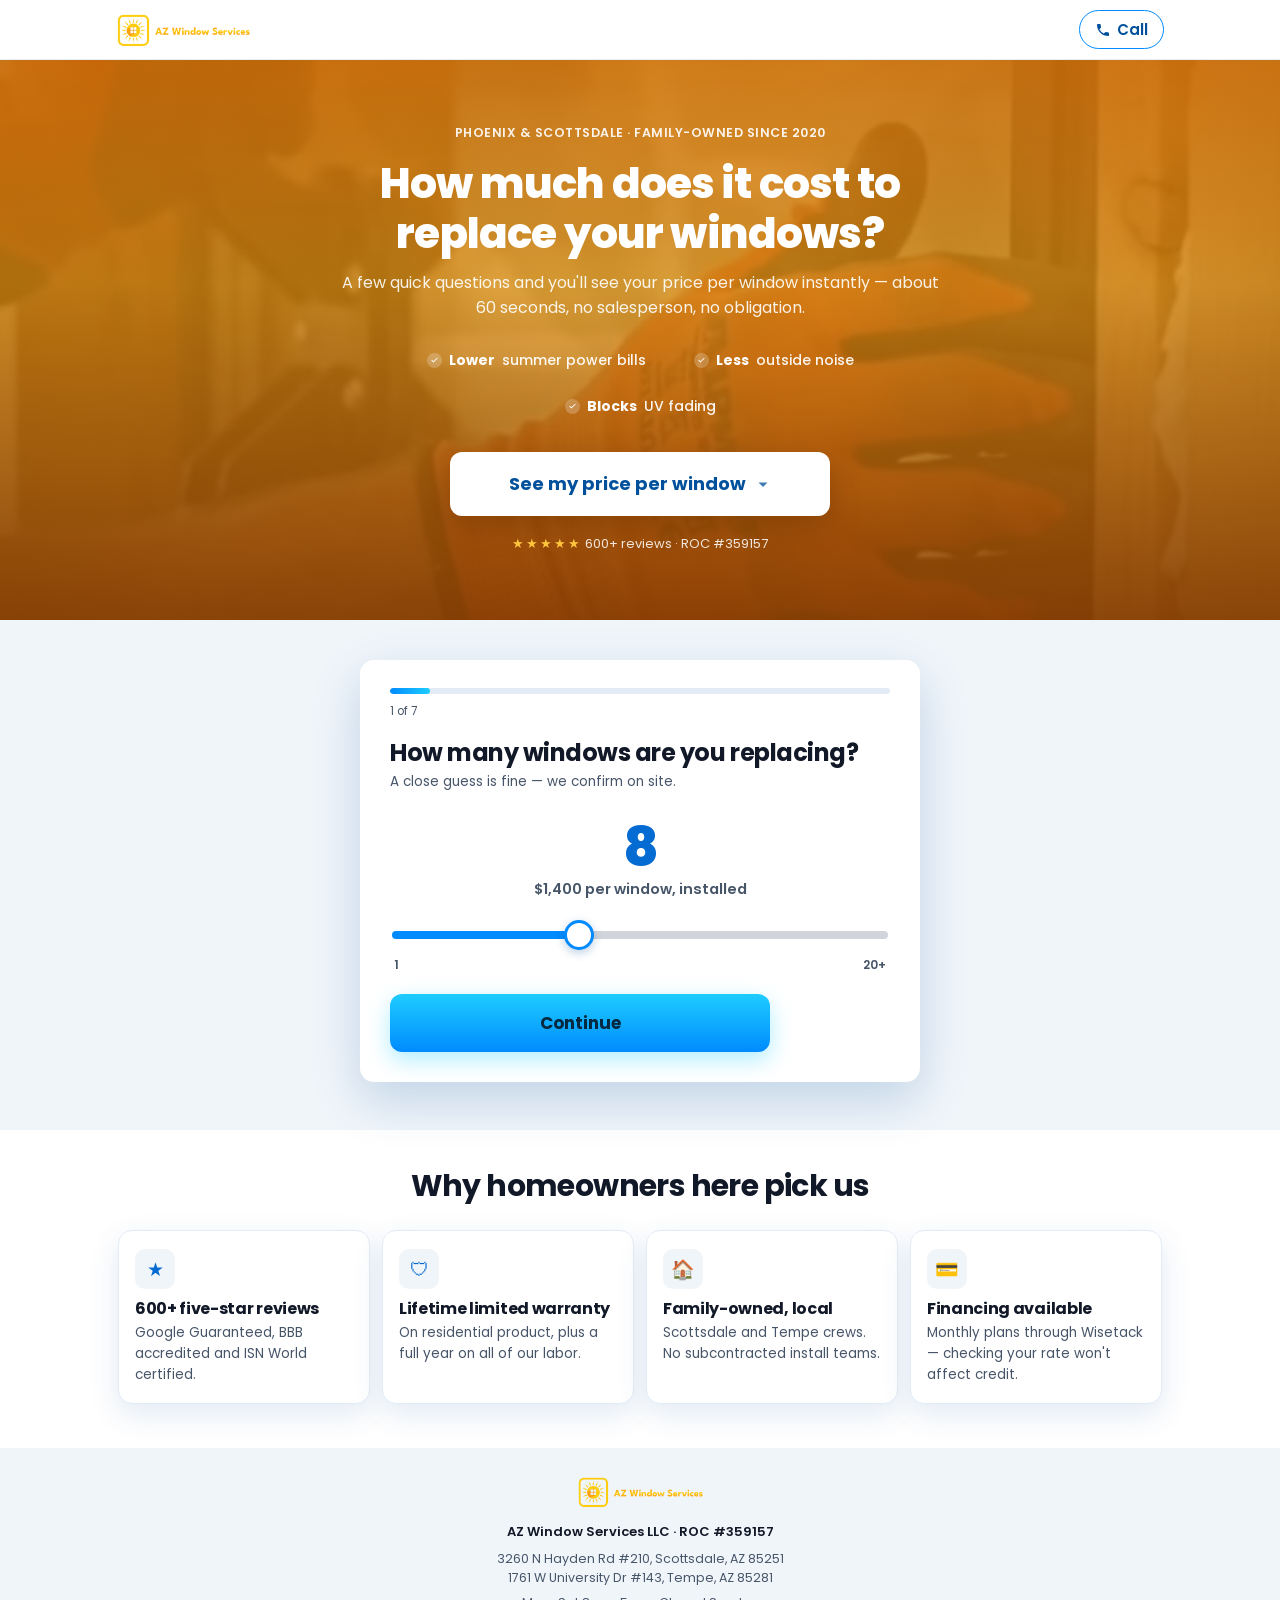
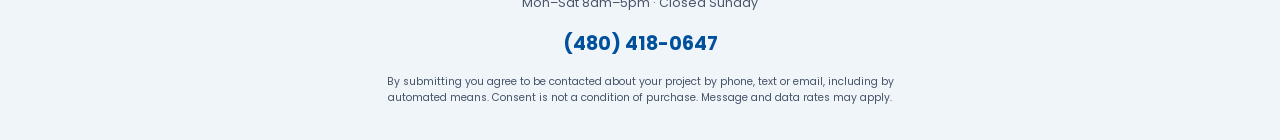
<file: site/index.html>
<!DOCTYPE html>
<html lang="en">
<head>
<meta charset="utf-8">
<meta name="viewport" content="width=device-width, initial-scale=1, viewport-fit=cover">
<title>Window Replacement Cost in Phoenix &amp; Scottsdale | AZ Window Services</title>
<meta name="description" content="See what new windows cost for your home in about 60 seconds. Family-owned, ROC #359157, 600+ five-star reviews. Free in-home measure, no obligation.">
<meta name="robots" content="noindex,nofollow">
<meta name="theme-color" content="#01509C">

<!-- Preview mode. MUST stay above the pixel: it decides whether the pixel
     loads at all, and once fbevents.js is in the page a PageView has already
     been sent. /preview is a rewrite of this same file (see netlify.toml), so
     the path is what identifies it; ?preview=1 carries the mode across the
     redirect to thank-you.html. -->
<script>
window.AZW_PREVIEW = /(^|[?&])preview=1(&|$)/.test(location.search) ||
                     /^\/preview(\/|$)/.test(location.pathname);
</script>

<!-- Meta Pixel Code -->
<script>
if (!window.AZW_PREVIEW) {
!function(f,b,e,v,n,t,s)
{if(f.fbq)return;n=f.fbq=function(){n.callMethod?
n.callMethod.apply(n,arguments):n.queue.push(arguments)};
if(!f._fbq)f._fbq=n;n.push=n;n.loaded=!0;n.version='2.0';
n.queue=[];t=b.createElement(e);t.async=!0;
t.src=v;s=b.getElementsByTagName(e)[0];
s.parentNode.insertBefore(t,s)}(window, document,'script',
'https://connect.facebook.net/en_US/fbevents.js');
fbq('init', '1545426067332176');
fbq('track', 'PageView');
}
</script>
<!-- The noscript beacon can't be conditional, but it only fires for a visitor
     with JavaScript off — who cannot use the quiz at all. -->
<noscript><img height="1" width="1" style="display:none"
src="https://www.facebook.com/tr?id=1545426067332176&ev=PageView&noscript=1"
/></noscript>
<!-- End Meta Pixel Code -->

<link rel="preconnect" href="https://fonts.googleapis.com">
<link rel="preconnect" href="https://fonts.gstatic.com" crossorigin>
<link href="https://fonts.googleapis.com/css2?family=Poppins:wght@400;500;600;700;800&display=swap" rel="stylesheet">
<link rel="stylesheet" href="styles.css">
</head>
<body>

<!-- ============================ HEADER ============================ -->
<header class="hdr">
  <div class="hdr-in">
    <img class="hdr-logo" src="assets/logo.png" alt="AZ Window Services"
         onerror="this.outerHTML='&lt;span class=&quot;hdr-word&quot;&gt;AZ Window Services&lt;/span&gt;'">
    <a class="hdr-call js-call" href="tel:4804180647" aria-label="Call AZ Window Services">
      <svg viewBox="0 0 24 24" aria-hidden="true"><path d="M6.6 10.8a15.1 15.1 0 006.6 6.6l2.2-2.2c.3-.3.7-.4 1-.2 1.2.4 2.4.6 3.6.6.6 0 1 .4 1 1V20c0 .6-.4 1-1 1A17 17 0 013 4c0-.6.4-1 1-1h3.5c.6 0 1 .4 1 1 0 1.3.2 2.5.6 3.6.1.4 0 .8-.2 1l-2.3 2.2z"/></svg>
      <span>Call</span>
    </a>
  </div>
</header>

<!-- ============================= HERO ============================= -->
<section class="hero">
  <!-- Hero loop: a 10s silent install clip, 720x1280 H.264 (724KB, faststart) —
       re-encoded from the client's vertical original, which was HEVC in a .mov
       and would not have played in Chrome or Firefox. The poster is frame 3s of
       the same clip, so the section looks identical before the video decodes.
       Both are decoration: the gradient on .hero carries the layout on its own,
       and prefers-reduced-motion hides the element entirely. -->
  <video class="hero-media" autoplay muted loop playsinline preload="metadata"
         poster="assets/hero-poster.jpg">
    <source src="assets/hero.mp4" type="video/mp4">
  </video>
  <div class="hero-scrim"></div>

  <div class="hero-in">
    <div class="hero-eyebrow">
      <span class="dot"></span> Phoenix &amp; Scottsdale · Family-owned since 2020
    </div>

    <!-- EDIT: hero headline -->
    <h1>How much does it cost to replace your windows?</h1>
    <p class="hero-sub">A few quick questions and you'll see your price per
      window instantly — about 60 seconds, no salesperson, no obligation.</p>

    <ul class="hero-bullets">
      <li><b>Lower</b> summer power bills</li>
      <li><b>Less</b> outside noise</li>
      <li><b>Blocks</b> UV fading</li>
    </ul>

    <a class="btn btn-primary btn-jump" href="#quiz">
      See my price per window
      <svg viewBox="0 0 24 24" aria-hidden="true"><path d="M12 16l-6-6h12z"/></svg>
    </a>

    <div class="hero-trust">
      <span>★★★★★</span> 600+ reviews · ROC #359157
    </div>
  </div>
</section>

<!-- ============================= QUIZ ============================= -->
<section class="quiz-wrap" id="quiz">
  <div class="quiz-card">
    <div class="quiz-head">
      <div class="prog"><div class="prog-bar" id="progBar"></div></div>
      <div class="quiz-meta">
        <span id="stepLabel">1 of 7</span>
      </div>
    </div>

    <!-- Steps are injected by app.js -->
    <div id="quizBody" class="quiz-body"></div>

    <button class="quiz-back" id="quizBack" type="button" hidden>&larr; Back</button>
  </div>
</section>

<!-- ========================== WHY / TRUST ========================= -->
<section class="why">
  <h2>Why homeowners here pick us</h2>
  <div class="why-grid">
    <div class="why-card">
      <div class="why-ico">★</div>
      <h3>600+ five-star reviews</h3>
      <p>Google Guaranteed, BBB accredited and ISN World certified.</p>
    </div>
    <div class="why-card">
      <div class="why-ico">🛡</div>
      <h3>Lifetime limited warranty</h3>
      <p>On residential product, plus a full year on all of our labor.</p>
    </div>
    <div class="why-card">
      <div class="why-ico">🏠</div>
      <h3>Family-owned, local</h3>
      <p>Scottsdale and Tempe crews. No subcontracted install teams.</p>
    </div>
    <div class="why-card">
      <div class="why-ico">💳</div>
      <h3>Financing available</h3>
      <p>Monthly plans through Wisetack — checking your rate won't affect credit.</p>
    </div>
  </div>
</section>

<!-- ============================ FOOTER ============================ -->
<footer class="ftr">
  <img class="ftr-logo" src="assets/logo.png" alt="AZ Window Services"
       onerror="this.remove()">
  <p class="ftr-lic">AZ Window Services LLC · ROC #359157</p>
  <p class="ftr-addr">3260 N Hayden Rd #210, Scottsdale, AZ 85251<br>
     1761 W University Dr #143, Tempe, AZ 85281</p>
  <p class="ftr-hours">Mon–Sat 8am–5pm · Closed Sunday</p>
  <a class="ftr-phone js-call" href="tel:4804180647">(480) 418-0647</a>
  <p class="ftr-legal">
    By submitting you agree to be contacted about your project by phone, text or
    email, including by automated means. Consent is not a condition of purchase.
    Message and data rates may apply.
  </p>
</footer>

<!-- ===================== STICKY MOBILE CALL BAR =================== -->
<div class="sticky-bar" id="stickyBar">
  <a class="sticky-call js-call" href="tel:4804180647">
    <svg viewBox="0 0 24 24" aria-hidden="true"><path d="M6.6 10.8a15.1 15.1 0 006.6 6.6l2.2-2.2c.3-.3.7-.4 1-.2 1.2.4 2.4.6 3.6.6.6 0 1 .4 1 1V20c0 .6-.4 1-1 1A17 17 0 013 4c0-.6.4-1 1-1h3.5c.6 0 1 .4 1 1 0 1.3.2 2.5.6 3.6.1.4 0 .8-.2 1l-2.3 2.2z"/></svg>
    (480) 418-0647
  </a>
  <a class="sticky-quiz btn-primary" href="#quiz">Get my price</a>
</div>

<!-- Hidden Netlify form: the safety net when the sheet webhook fails.
     Field list MUST stay in sync with the payload in app.js. -->
<form name="lead-backup" netlify netlify-honeypot="bot-field" hidden>
  <input type="hidden" name="form-name" value="lead-backup">
  <input name="bot-field">
  <input name="timestamp"><input name="address"><input name="windowAmount">
  <input name="windowCount">
  <input name="requested"><input name="email"><input name="name">
  <input name="phone"><input name="estimate"><input name="zip">
  <input name="windowAge"><input name="priorities"><input name="ownership">
  <input name="timeline"><input name="permission">
  <input name="utm_source"><input name="utm_medium"><input name="utm_campaign">
  <input name="utm_content"><input name="utm_term">
  <input name="gclid"><input name="fbclid">
</form>

<script src="config.js"></script>
<script src="app.js"></script>
</body>
</html>
</file>
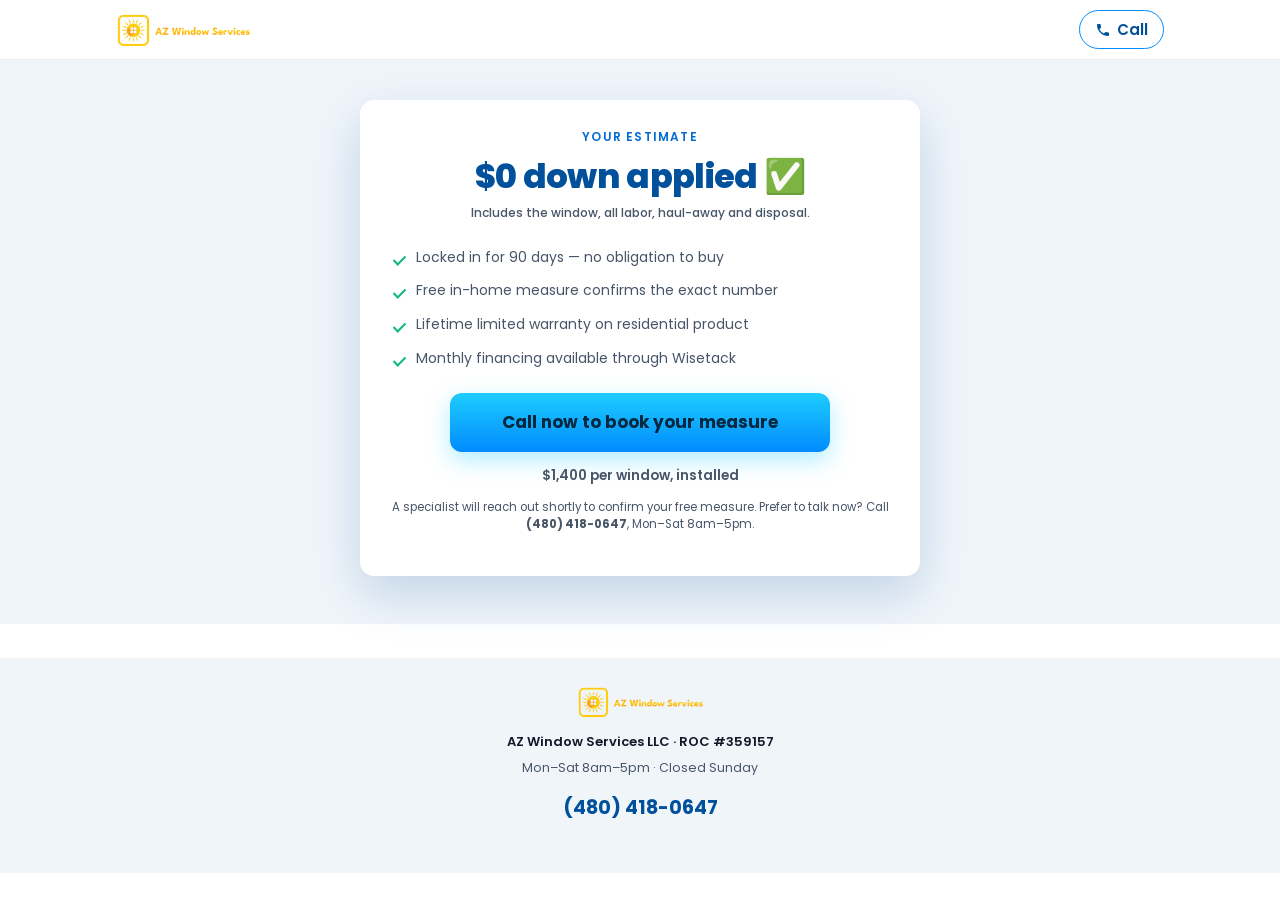
<file: site/thank-you.html>
<!DOCTYPE html>
<html lang="en">
<head>
<meta charset="utf-8">
<meta name="viewport" content="width=device-width, initial-scale=1, viewport-fit=cover">
<title>Your window price | AZ Window Services</title>
<meta name="robots" content="noindex,nofollow">
<meta name="theme-color" content="#01509C">

<!-- Preview mode — see the note in index.html. app.js carries ?preview=1 here,
     and it must be read before the pixel: no init means the Lead call below is
     a no-op, so a sandboxed walkthrough reports no conversion. -->
<script>
window.AZW_PREVIEW = /(^|[?&])preview=1(&|$)/.test(location.search) ||
                     /^\/preview(\/|$)/.test(location.pathname);
</script>

<!-- Meta Pixel Code -->
<script>
if (!window.AZW_PREVIEW) {
!function(f,b,e,v,n,t,s)
{if(f.fbq)return;n=f.fbq=function(){n.callMethod?
n.callMethod.apply(n,arguments):n.queue.push(arguments)};
if(!f._fbq)f._fbq=n;n.push=n;n.loaded=!0;n.version='2.0';
n.queue=[];t=b.createElement(e);t.async=!0;
t.src=v;s=b.getElementsByTagName(e)[0];
s.parentNode.insertBefore(t,s)}(window, document,'script',
'https://connect.facebook.net/en_US/fbevents.js');
fbq('init', '1545426067332176');
fbq('track', 'PageView');
}
</script>
<noscript><img height="1" width="1" style="display:none"
src="https://www.facebook.com/tr?id=1545426067332176&ev=PageView&noscript=1"
/></noscript>
<!-- End Meta Pixel Code -->

<link rel="preconnect" href="https://fonts.googleapis.com">
<link rel="preconnect" href="https://fonts.gstatic.com" crossorigin>
<link href="https://fonts.googleapis.com/css2?family=Poppins:wght@400;500;600;700;800&display=swap" rel="stylesheet">
<link rel="stylesheet" href="styles.css">
</head>
<body>

<header class="hdr">
  <div class="hdr-in">
    <img class="hdr-logo" src="assets/logo.png" alt="AZ Window Services"
         onerror="this.outerHTML='&lt;span class=&quot;hdr-word&quot;&gt;AZ Window Services&lt;/span&gt;'">
    <a class="hdr-call js-call" href="tel:4804180647">
      <svg viewBox="0 0 24 24" aria-hidden="true"><path d="M6.6 10.8a15.1 15.1 0 006.6 6.6l2.2-2.2c.3-.3.7-.4 1-.2 1.2.4 2.4.6 3.6.6.6 0 1 .4 1 1V20c0 .6-.4 1-1 1A17 17 0 013 4c0-.6.4-1 1-1h3.5c.6 0 1 .4 1 1 0 1.3.2 2.5.6 3.6.1.4 0 .8-.2 1l-2.3 2.2z"/></svg>
      <span>Call</span>
    </a>
  </div>
</header>

<section class="quiz-wrap">
  <div class="quiz-card est">
    <div class="est-kick">Your estimate</div>

    <!-- EDIT: reveal headline. The per-window rate moved below the CTA
         (.est-rate) so this line carries the card. -->
    <div class="est-headline">$0 down applied &#9989;</div>

    <div class="est-total" id="estTotal" hidden>
      <b id="estTotalVal"></b>
      <span id="estTotalNote"></span>
    </div>

    <p class="est-save" id="estSave" hidden></p>
    <p class="est-incl">Includes the window, all labor, haul-away and disposal.</p>

    <ul class="est-ticks">
      <li>Locked in for 90 days — no obligation to buy</li>
      <li>Free in-home measure confirms the exact number</li>
      <li>Lifetime limited warranty on residential product</li>
      <li>Monthly financing available through Wisetack</li>
    </ul>

    <a class="btn btn-primary btn-jump js-call" href="tel:4804180647">
      Call now to book your measure
    </a>

    <p class="est-rate" id="estRate">$1,400 per window, installed</p>

    <p class="est-fine">
      A specialist will reach out shortly to confirm your free measure.
      Prefer to talk now? Call <b>(480) 418-0647</b>, Mon–Sat 8am–5pm.
    </p>
  </div>
</section>

<footer class="ftr">
  <img class="ftr-logo" src="assets/logo.png" alt="AZ Window Services" onerror="this.remove()">
  <p class="ftr-lic">AZ Window Services LLC · ROC #359157</p>
  <p class="ftr-hours">Mon–Sat 8am–5pm · Closed Sunday</p>
  <a class="ftr-phone js-call" href="tel:4804180647">(480) 418-0647</a>
</footer>

<script>
(function () {
  'use strict';
  var sp = new URLSearchParams(location.search);

  /* Lead fires here and ONLY here, carrying the eventID minted on the lander so
     it dedupes against the server-side Conversions API event.

     It also fires ONLY for a visit carrying the conversion gate that app.js
     opens after a write has actually landed. Reaching this page is not by
     itself a conversion: a refresh, a bookmark, a shared link, a back-button
     return, or a submission whose writes all failed all arrive here without the
     gate and count nothing. The token is consumed on use, so one lead can never
     be counted twice. Do not "simplify" this back into an unconditional fire —
     that is what was inflating the Lead count. */
  var eid  = sp.get('eid') || '';
  var gate = false;
  try {
    var tok = sessionStorage.getItem('azw_lead_ok');
    if (tok && (!eid || tok === eid)) {
      sessionStorage.removeItem('azw_lead_ok');
      gate = true;
    }
  } catch (e) {}
  // Fallback for browsers where storage is unavailable; stripped below so a
  // reload cannot replay it.
  if (!gate && sp.get('ok') === '1') gate = true;

  if (gate) {
    try {
      if (window.fbq) {
        window.fbq('track', 'Lead', { content_name: 'window replacement quiz' },
                   eid ? { eventID: eid } : undefined);
      }
    } catch (e) {}
    try {
      sp.delete('ok');
      var rest = sp.toString();
      history.replaceState(null, '', location.pathname + (rest ? '?' + rest : ''));
    } catch (e) {}
  }

  /* Re-render the price the visitor was shown, from the URL. app.js does the
     banding; this page only formats what it was handed, so the two can't
     disagree. Falls back to the markup defaults if the params are missing.

     20 or more windows is quoted on site: rate only, no total — same as the
     client's own estimate form, and the reason `Estimate` rows for big jobs
     read "$1,150 / window (quoted on site)". */
  function money(n) { return '$' + Math.round(n).toLocaleString('en-US'); }
  var BASELINE = 1800;   // single-window rate the savings line compares against
  var rate = parseInt(sp.get('rate'), 10);
  var n    = parseInt(sp.get('n'), 10);

  if (rate > 0) {
    document.getElementById('estRate').textContent =
      money(rate) + ' per window, installed';

    if (n >= 20) {
      document.getElementById('estTotalNote').textContent =
        'Projects of 20 or more windows are quoted on site.';
      document.getElementById('estTotal').hidden = false;
    } else if (n > 0) {
      document.getElementById('estTotalVal').textContent = money(rate * n);
      document.getElementById('estTotalNote').textContent =
        'estimated total for ' + n + ' window' + (n === 1 ? '' : 's');
      document.getElementById('estTotal').hidden = false;

      var saved = (BASELINE - rate) * n;
      if (n > 2 && saved > 0) {
        document.getElementById('estSave').textContent =
          'At ' + n + ' windows you’re saving ' + money(saved) +
          ' against our single-window rate.';
        document.getElementById('estSave').hidden = false;
      }
    }
  }

  document.addEventListener('click', function (e) {
    var a = e.target.closest ? e.target.closest('a.js-call') : null;
    if (a && window.fbq) window.fbq('track', 'Contact', { source: 'thank_you' });
  });
})();
</script>
</body>
</html>
</file>
<file: site/styles.css>
/* AZ Window Services lander — mobile-first.
   Palette lifted from azwindowservices.com: bright #018BFE, mid #046BD2,
   deep #01509C, cyan accent #1ECDFF, wash #F0F5FA. Type is Poppins, same as
   the live site. Everything below 720px is the primary design target; the
   desktop rules at the bottom are the adaptation, not the other way round. */

:root {
  --blue:      #018BFE;
  --blue-mid:  #046BD2;
  --blue-deep: #01509C;
  --cyan:      #1ECDFF;
  --wash:      #F0F5FA;
  --ink:       #111827;
  --ink-soft:  #475569;
  --line:      #D1D5DB;
  --white:     #FFFFFF;
  --ok:        #10B981;
  /* Hero amber, taken off the logo's sun mark. */
  --amber:      #E8920F;
  --amber-deep: #B25C05;
  --amber-lit:  #F5A623;
  --radius:    14px;
  --shadow:    0 10px 30px rgba(1, 80, 156, .12);
  --shadow-lg: 0 18px 50px rgba(1, 80, 156, .20);
  --bar-h:     68px;
}

* { box-sizing: border-box; }

html { -webkit-text-size-adjust: 100%; scroll-behavior: smooth; }

body {
  margin: 0;
  font-family: 'Poppins', -apple-system, BlinkMacSystemFont, 'Segoe UI', Roboto, sans-serif;
  color: var(--ink);
  background: var(--white);
  line-height: 1.55;
  /* room for the sticky bar so the footer is never trapped under it */
  padding-bottom: calc(var(--bar-h) + env(safe-area-inset-bottom));
}

h1, h2, h3 { line-height: 1.2; margin: 0 0 .5em; font-weight: 700; letter-spacing: -.02em; }
p { margin: 0 0 1em; }
img { max-width: 100%; display: block; }

/* ============================== HEADER ============================== */
.hdr {
  position: sticky; top: 0; z-index: 40;
  background: rgba(255,255,255,.94);
  backdrop-filter: saturate(160%) blur(10px);
  border-bottom: 1px solid rgba(1,80,156,.10);
}
.hdr-in {
  max-width: 1080px; margin: 0 auto;
  display: flex; align-items: center; justify-content: space-between;
  gap: 12px; padding: 10px 16px;
}
.hdr-logo { height: 34px; width: auto; }
.hdr-word { font-weight: 800; color: var(--blue-deep); font-size: 17px; }
.hdr-call {
  display: inline-flex; align-items: center; gap: 6px;
  font-weight: 600; font-size: 15px; text-decoration: none;
  color: var(--blue-deep);
  border: 1.5px solid var(--blue); border-radius: 999px;
  padding: 7px 15px;
}
.hdr-call svg { width: 16px; height: 16px; fill: currentColor; }

/* =============================== HERO =============================== */
/* Hero overlay is the logo's orange/yellow, not the site blue. It also runs
   darker at the bottom than the old blue did, so the one button down there has
   something quiet to sit against. */
.hero {
  position: relative; isolation: isolate; overflow: hidden;
  background: linear-gradient(160deg, var(--amber-deep) 0%, var(--amber) 55%, var(--amber-lit) 100%);
  color: var(--white);
  padding: 34px 18px 40px;
}
.hero-media {
  position: absolute; inset: 0; width: 100%; height: 100%;
  object-fit: cover; z-index: -2;
}
.hero-scrim {
  position: absolute; inset: 0; z-index: -1;
  background: linear-gradient(180deg, rgba(214,116,10,.88) 0%, rgba(232,146,17,.74) 40%, rgba(140,66,4,.92) 100%);
}
.hero-in { max-width: 620px; margin: 0 auto; text-align: center; }

/* Was a bordered pill. Same words, no chrome — the hero had four things that
   read as buttons and only one of them was clickable. */
.hero-eyebrow {
  display: inline-flex; align-items: center; gap: 7px;
  font-size: 12.5px; font-weight: 600; letter-spacing: .04em;
  text-transform: uppercase; color: rgba(255,255,255,.9);
  margin-bottom: 16px;
}
/* The dot was the pill's "live" indicator. With the pill gone it just reads as
   a stray bullet beside two wrapped lines, so it goes. */
.hero-eyebrow .dot { display: none; }

.hero h1 { font-size: clamp(28px, 7.6vw, 42px); font-weight: 800; margin-bottom: 12px; }
.hero-sub { font-size: 16px; color: rgba(255,255,255,.9); margin-bottom: 20px; }

/* Same three claims, as a plain line of text instead of three boxes. */
.hero-bullets {
  list-style: none; margin: 0 0 26px; padding: 0;
  display: flex; flex-wrap: wrap; justify-content: center;
  gap: 6px 18px;
}
.hero-bullets li {
  display: inline-flex; align-items: center; gap: 7px;
  font-size: 14px; font-weight: 500; color: rgba(255,255,255,.94);
}
.hero-bullets li::before {
  content: ""; flex: none;
  width: 15px; height: 15px; border-radius: 50%;
  background: rgba(255,255,255,.22) url("data:image/svg+xml,%3Csvg xmlns='http://www.w3.org/2000/svg' viewBox='0 0 24 24'%3E%3Cpath fill='%23fff' d='M9.6 16.6 5 12l1.4-1.4 3.2 3.2 8-8L19 7.2z'/%3E%3C/svg%3E") center/11px no-repeat;
}
.hero-bullets b { color: var(--white); font-weight: 700; }

.hero-trust { margin-top: 18px; font-size: 13px; color: rgba(255,255,255,.86); }
.hero-trust span { color: #FFC53D; letter-spacing: 2px; }

/* =============================== BUTTONS ============================ */
.btn {
  display: inline-flex; align-items: center; justify-content: center; gap: 8px;
  font-family: inherit; font-size: 17px; font-weight: 700;
  border: 0; border-radius: 12px; cursor: pointer;
  padding: 16px 26px; text-decoration: none;
  transition: transform .12s ease, box-shadow .12s ease, background .12s ease;
}
.btn-primary {
  background: linear-gradient(180deg, var(--cyan), var(--blue));
  color: #04283F; box-shadow: 0 8px 22px rgba(30,205,255,.35);
}
.btn-primary:active { transform: translateY(1px); }

/* The hero CTA is deliberately unlike every other control on the page: solid
   white on the amber hero, where everything else is either plain text or a
   blue-on-white button. Nothing else up here competes with it. */
.hero .btn-primary {
  background: var(--white);
  color: var(--blue-deep);
  font-size: 18px; padding: 18px 28px;
  box-shadow: 0 10px 28px rgba(90,42,2,.34);
}
.hero .btn-primary svg { fill: var(--blue-deep); opacity: .75; }
.btn-jump { width: 100%; max-width: 380px; }
.btn-jump svg { width: 18px; height: 18px; fill: currentColor; }
.btn[disabled] { opacity: .45; cursor: not-allowed; box-shadow: none; }

/* ================================ QUIZ ============================== */
.quiz-wrap { background: var(--wash); padding: 28px 14px 36px; scroll-margin-top: 60px; }
.quiz-card {
  max-width: 560px; margin: 0 auto; background: var(--white);
  border-radius: var(--radius); box-shadow: var(--shadow-lg);
  padding: 20px 18px 22px;
}

.prog { height: 6px; background: #E3ECF6; border-radius: 999px; overflow: hidden; }
.prog-bar {
  height: 100%; width: 16%; border-radius: 999px;
  background: linear-gradient(90deg, var(--blue), var(--cyan));
  transition: width .32s cubic-bezier(.4,0,.2,1);
}
.quiz-meta {
  display: flex; justify-content: flex-start; align-items: center;
  font-size: 11.5px; color: var(--ink-soft); margin: 9px 0 18px;
}

.q-title { font-size: 21px; font-weight: 700; margin: 0 0 4px; }
.q-help  { font-size: 13.5px; color: var(--ink-soft); margin: 0 0 16px; }

/* option list — big tap targets, single column on phones */
/* ---- window-count slider (step 1) ---------------------------------- */
/* The count drives a banded rate, so the price under the number moves as the
   visitor drags — the discount for a bigger job is the point of the screen. */
.count { text-align: center; padding: 10px 2px 4px; margin-bottom: 16px; }
.count-n {
  font-size: 54px; font-weight: 800; line-height: 1.05;
  color: var(--blue-mid); letter-spacing: -.02em;
}
.count-rate {
  font-size: 14.5px; font-weight: 600; color: var(--ink-soft);
  margin: 2px 0 22px;
}
.count-slider {
  -webkit-appearance: none; appearance: none;
  width: 100%; height: 8px; border-radius: 999px; margin: 0;
  background: linear-gradient(90deg, var(--blue) var(--pct, 37%),
                              var(--line) var(--pct, 37%));
  cursor: pointer; outline: none;
}
.count-slider:focus-visible { box-shadow: 0 0 0 4px rgba(1, 139, 254, .22); }
/* Thumb rules can't be combined — a browser drops the whole selector if it
   doesn't recognise one of the pseudo-elements. */
.count-slider::-webkit-slider-thumb {
  -webkit-appearance: none; appearance: none;
  width: 30px; height: 30px; border-radius: 50%;
  background: var(--white); border: 3px solid var(--blue);
  box-shadow: 0 3px 10px rgba(1, 80, 156, .28); cursor: grab;
}
.count-slider::-moz-range-thumb {
  width: 30px; height: 30px; border-radius: 50%;
  background: var(--white); border: 3px solid var(--blue);
  box-shadow: 0 3px 10px rgba(1, 80, 156, .28); cursor: grab;
}
.count-ends {
  display: flex; justify-content: space-between;
  font-size: 12px; font-weight: 600; color: var(--ink-soft);
  margin-top: 9px; padding: 0 2px;
}

.opts { display: grid; gap: 10px; margin-bottom: 16px; }
.opts.two { grid-template-columns: 1fr 1fr; }
.opt {
  display: flex; align-items: center; gap: 11px;
  width: 100%; text-align: left; font-family: inherit;
  font-size: 15.5px; font-weight: 500; color: var(--ink);
  background: var(--white); border: 2px solid var(--line);
  border-radius: 12px; padding: 15px 14px; cursor: pointer;
  transition: border-color .12s ease, background .12s ease, transform .1s ease;
  min-height: 56px;
}
.opt:active { transform: scale(.99); }
.opt.sel { border-color: var(--blue); background: #F2F9FF; }
.opt-ico { font-size: 20px; line-height: 1; flex: none; }
.opt-check {
  margin-left: auto; flex: none;
  width: 22px; height: 22px; border-radius: 50%;
  border: 2px solid var(--line); position: relative;
}
.opt.sel .opt-check { border-color: var(--blue); background: var(--blue); }
.opt.sel .opt-check::after {
  content: ''; position: absolute; left: 6px; top: 2.5px;
  width: 5px; height: 10px; border: solid #fff;
  border-width: 0 2.5px 2.5px 0; transform: rotate(45deg);
}

/* text inputs */
.field { margin-bottom: 13px; }
.field label { display: block; font-size: 13px; font-weight: 600; margin-bottom: 5px; }
.field input {
  width: 100%; font-family: inherit; font-size: 16px; /* 16px = no iOS zoom */
  padding: 14px 13px; border: 2px solid var(--line); border-radius: 11px;
  background: var(--white); color: var(--ink);
}
.field input:focus { outline: none; border-color: var(--blue); }
.field.bad input { border-color: #DC2626; }
.field .err { color: #DC2626; font-size: 12px; margin-top: 4px; display: none; }
.field.bad .err { display: block; }

.consent {
  display: flex; gap: 9px; align-items: flex-start;
  font-size: 11.5px; color: var(--ink-soft); line-height: 1.45; margin: 4px 0 14px;
}
.consent input { width: 19px; height: 19px; flex: none; margin-top: 1px; accent-color: var(--blue); }

.quiz-back {
  display: block; margin: 14px auto 0; background: none; border: 0;
  font-family: inherit; font-size: 13.5px; color: var(--ink-soft);
  cursor: pointer; padding: 6px;
}
/* `display: block` above outranks the browser's own [hidden] rule, so app.js
   setting .hidden on step 1 had no effect and a dead "Back" sat under the
   first question. Any element the quiz hides needs this. */
.quiz-back[hidden] { display: none; }

/* ------------------------- estimate reveal ------------------------- */
.est { text-align: center; }
.est-kick {
  font-size: 12px; font-weight: 600; letter-spacing: .1em;
  text-transform: uppercase; color: var(--blue-mid); margin-bottom: 10px;
}
/* The reveal leads with the financing line and the per-window rate sits under
   the CTA (.est-rate). Sized below the old price clamp of 46px: this string is
   several times longer than "$1,400" and broke mid-phrase on a 390px screen. */
.est-headline {
  font-size: clamp(26px, 7vw, 34px); font-weight: 800;
  color: var(--blue-deep); line-height: 1.15; letter-spacing: -.02em;
}
.est-total {
  background: var(--wash); border-radius: 12px;
  padding: 14px; margin: 18px 0;
}
.est-total b { display: block; font-size: 20px; color: var(--ink); }
.est-total span { font-size: 12.5px; color: var(--ink-soft); }
.est-save {
  font-size: 13.5px; font-weight: 700; color: var(--ok);
  margin: 12px 0 0;
}
.est-incl {
  font-size: 12px; font-weight: 500; color: var(--ink-soft);
  margin: 8px 0 18px;
}
.est-ticks { list-style: none; padding: 0; margin: 0 0 18px; text-align: left; }
.est-ticks li {
  font-size: 14px; padding: 6px 0 6px 26px; position: relative; color: var(--ink-soft);
}
.est-ticks li::before {
  content: ''; position: absolute; left: 6px; top: 12px;
  width: 5px; height: 10px; border: solid var(--ok);
  border-width: 0 2.5px 2.5px 0; transform: rotate(45deg);
}
.est-rate {
  font-size: 13.5px; font-weight: 600; color: var(--ink-soft);
  margin: 14px 0 0;
}
.est-fine { font-size: 11.5px; color: var(--ink-soft); margin-top: 12px; }

/* spinner shown while the lead posts */
.sending { text-align: center; padding: 26px 0; }
.spin {
  width: 34px; height: 34px; margin: 0 auto 14px;
  border: 3px solid #E3ECF6; border-top-color: var(--blue);
  border-radius: 50%; animation: spin .8s linear infinite;
}
@keyframes spin { to { transform: rotate(360deg); } }

/* ================================ WHY =============================== */
.why { max-width: 1080px; margin: 0 auto; padding: 38px 18px 10px; }
.why h2 { font-size: 24px; text-align: center; margin-bottom: 20px; }
.why-grid { display: grid; gap: 12px; }
.why-card {
  background: var(--white); border: 1px solid #E3ECF6;
  border-radius: var(--radius); padding: 18px 16px; box-shadow: var(--shadow);
}
.why-ico {
  width: 40px; height: 40px; border-radius: 10px; margin-bottom: 10px;
  display: grid; place-items: center; font-size: 19px;
  background: var(--wash); color: var(--blue-mid);
}
.why-card h3 { font-size: 16px; margin-bottom: 4px; }
.why-card p { font-size: 13.5px; color: var(--ink-soft); margin: 0; }

/* =============================== FOOTER ============================= */
.ftr {
  margin-top: 34px; padding: 28px 18px 34px;
  background: var(--wash); text-align: center; color: var(--ink-soft);
}
.ftr-logo { height: 32px; width: auto; margin: 0 auto 14px; }
.ftr-lic { font-size: 13px; font-weight: 600; color: var(--ink); margin-bottom: 6px; }
.ftr-addr, .ftr-hours { font-size: 12.5px; margin-bottom: 6px; }
.ftr-phone {
  display: inline-block; margin: 10px 0 16px; font-size: 19px;
  font-weight: 700; color: var(--blue-deep); text-decoration: none;
}
.ftr-legal { font-size: 10.5px; line-height: 1.5; max-width: 520px; margin: 0 auto; }

/* =========================== STICKY CALL BAR ======================== */
.sticky-bar {
  position: fixed; left: 0; right: 0; bottom: 0; z-index: 50;
  display: flex; gap: 9px; align-items: center;
  padding: 10px 12px calc(10px + env(safe-area-inset-bottom));
  background: rgba(255,255,255,.97);
  backdrop-filter: saturate(160%) blur(10px);
  border-top: 1px solid rgba(1,80,156,.12);
  transform: translateY(0); transition: transform .25s ease;
}
.sticky-bar.hide { transform: translateY(115%); }
.sticky-call {
  flex: 1; display: inline-flex; align-items: center; justify-content: center; gap: 7px;
  font-size: 15px; font-weight: 700; text-decoration: none;
  color: var(--blue-deep); border: 2px solid var(--blue);
  border-radius: 11px; padding: 12px 8px; min-height: 48px;
}
.sticky-call svg { width: 17px; height: 17px; fill: currentColor; }
.sticky-quiz {
  flex: 1; display: inline-flex; align-items: center; justify-content: center;
  font-size: 15px; font-weight: 700; text-decoration: none;
  border-radius: 11px; padding: 12px 8px; min-height: 48px;
}

/* ============================== DESKTOP ============================= */
@media (min-width: 720px) {
  body { padding-bottom: 0; }
  .sticky-bar { display: none; }
  .hero { padding: 60px 24px 66px; }
  .hero-bullets li { font-size: 14px; padding: 9px 15px; }
  .quiz-wrap { padding: 40px 20px 48px; }
  .quiz-card { padding: 28px 30px 30px; }
  .q-title { font-size: 24px; }
  .why-grid { grid-template-columns: repeat(4, 1fr); }
  .why h2 { font-size: 30px; margin-bottom: 26px; }
}

@media (prefers-reduced-motion: reduce) {
  * { animation-duration: .01ms !important; transition-duration: .01ms !important; }
  html { scroll-behavior: auto; }
  .hero-media { display: none; }
}
</file>
